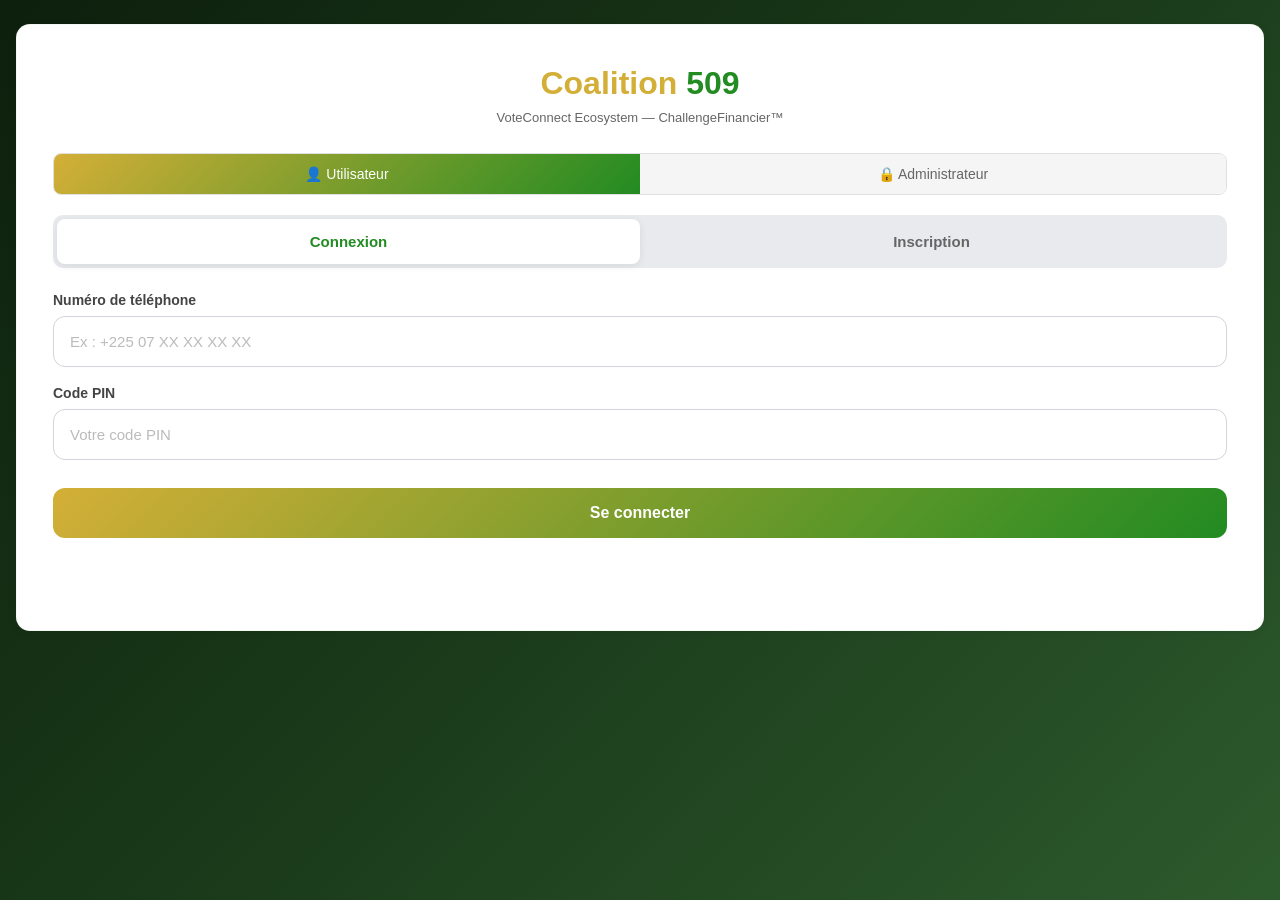
<file: index.html>
<!DOCTYPE html>
<html lang="fr">
<head>
  <meta charset="UTF-8">
  <base href="./">
  <meta name="viewport" content="width=device-width, initial-scale=1.0">
  <title>Coalition 509 — Connexion</title>
  <link rel="stylesheet" href="style.css?v=38">
  <style>
    .mode-switcher {
      display: flex;
      gap: 0;
      margin-bottom: 20px;
      border-radius: 8px;
      overflow: hidden;
      border: 1px solid #e0e0e0;
    }
    .mode-switcher button {
      flex: 1;
      padding: 12px 16px;
      border: none;
      background: #f5f5f5;
      color: #666;
      font-size: 14px;
      font-weight: 500;
      cursor: pointer;
      transition: all 0.2s;
    }
    .mode-switcher button.active {
      background: linear-gradient(135deg, #D4AF37, #228B22);
      color: #fff;
    }
    .mode-switcher button:hover:not(.active) {
      background: #e8e8e8;
    }
    .admin-hint {
      font-size: 12px;
      color: #888;
      text-align: center;
      margin-top: -12px;
      margin-bottom: 16px;
      display: none;
    }
    .admin-hint.visible {
      display: block;
    }
  </style>
</head>
<body>
  <div class="container">
    <div class="card card-auth" id="auth-container">
      <div class="brand">
        <h1>Coalition <span>509</span></h1>
      </div>
      <p class="subtitle">VoteConnect Ecosystem — ChallengeFinancier™</p>

      <!-- SELECTEUR MODE CONNEXION -->
      <div class="mode-switcher">
        <button class="active" id="mode-user" data-mode="user">👤 Utilisateur</button>
        <button id="mode-admin" data-mode="admin">🔒 Administrateur</button>
      </div>
      <p class="admin-hint" id="admin-hint">Mode administrateur — connexion uniquement</p>

      <div class="tabs">
        <button class="tab-btn active" id="tab-login" data-tab="login">Connexion</button>
        <button class="tab-btn" id="tab-register" data-tab="register">Inscription</button>
      </div>

      <!-- FORMULAIRE CONNEXION -->
      <form id="login-form">
        <div class="form-group">
          <label>Numéro de téléphone</label>
          <input type="tel" id="login-phone" name="phone" placeholder="Ex : +225 07 XX XX XX XX" required>
        </div>
        <div class="form-group">
          <label>Code PIN</label>
          <input type="password" id="login-pin" name="pin" placeholder="Votre code PIN" maxlength="4" required>
        </div>
        <button type="submit" class="btn-submit">Se connecter</button>
      </form>

      <!-- FORMULAIRE INSCRIPTION -->
      <form id="register-form" style="display:none;">
        <div class="form-group">
          <label>Numéro de téléphone <span class="required">*</span></label>
          <input type="tel" id="reg-phone" name="phone" placeholder="Ex : +225 07 07 77 77 77" required>
        </div>
        <div class="form-row">
          <div class="form-group">
            <label>Prénom <span class="required">*</span></label>
            <input type="text" id="reg-firstname" name="first_name" placeholder="Prénom" required>
          </div>
          <div class="form-group">
            <label>Nom <span class="required">*</span></label>
            <input type="text" id="reg-lastname" name="last_name" placeholder="Nom" required>
          </div>
        </div>
        <div class="form-group">
          <label>Email (optionnel)</label>
          <input type="email" id="reg-email" name="email" placeholder="email@exemple.com">
        </div>
        <div class="form-group">
          <label>Code PIN <span class="required">*</span></label>
          <input type="password" id="reg-pin" name="pin" placeholder="4 chiffres" maxlength="4" required>
        </div>
        <div class="form-group">
          <label>Confirmer le PIN <span class="required">*</span></label>
          <input type="password" id="reg-pin-confirm" name="pin_confirm" placeholder="Confirmez le PIN" maxlength="4" required>
        </div>
        <div class="form-group">
          <label>Type de profil</label>
          <select id="reg-profile" name="profile_type">
            <option value="Animateur NGD" selected>Animateur NGD</option>
            <option value="Coach">Coach</option>
            <option value="Administrateur">Administrateur</option>
            <option value="Membre">Membre</option>
          </select>
        </div>
        <div class="form-row">
          <div class="form-group">
            <label>Région</label>
            <input type="text" id="reg-region" name="region" placeholder="Région">
          </div>
          <div class="form-group">
            <label>Commune</label>
            <input type="text" id="reg-commune" name="commune" placeholder="Commune">
          </div>
        </div>
        <button type="submit" class="btn-submit">Créer mon compte</button>
      </form>

    </div>
  </div>

  <script src="app.js?v=38"></script>
</body>
</html>
</file>
<file: style.css>
/* ============================================================
 Coalition 509 — Frontend SaaS | Style CSS v1.8.2
 VoteConnect Ecosystem | ChallengeFinancier™
 Palette : Jaune — Blanc — Vert  |  Mobile-First Dashboard
 ============================================================ */

/* ── RESET & BASE ── */
*, *::before, *::after {
  margin: 0;
  padding: 0;
  box-sizing: border-box;
  -webkit-tap-highlight-color: transparent;
}

html, body {
  font-family: 'Segoe UI', Tahoma, Geneva, Verdana, sans-serif;
  background: linear-gradient(135deg, #0d1f0d 0%, #1a3a1a 50%, #2d5a2d 100%);
  min-height: 100vh;
  color: #333;
  overflow-x: hidden;
}

/* ── LAYOUT INDEX (Auth) ── */
.container {
  display: flex;
  justify-content: center;
  align-items: flex-start;
  min-height: 100vh;
  padding: 24px 16px;
}

.card-auth {
  background: #f0f2f5;
  border-radius: 16px;
  box-shadow: 0 20px 60px rgba(0,0,0,0.4);
  width: 100%;
  max-width: 560px;
  padding: 40px 36px;
  overflow-y: auto;
  max-height: 96vh;
}

/* ── HEADER ── */
.brand {
  text-align: center;
  margin-bottom: 8px;
}

.brand h1 {
  font-size: 32px;
  font-weight: 800;
  color: #D4AF37;
}

.brand h1 span {
  color: #228B22;
}

.subtitle {
  text-align: center;
  color: #666;
  font-size: 13px;
  margin-bottom: 28px;
}

/* ── ONGLETS ── */
.tabs {
  display: flex;
  background: #e8eaed;
  border-radius: 10px;
  padding: 4px;
  margin-bottom: 24px;
}

.tab-btn {
  flex: 1;
  padding: 14px;
  border: none;
  background: transparent;
  color: #666;
  font-weight: 600;
  font-size: 15px;
  border-radius: 8px;
  cursor: pointer;
  transition: all 0.2s ease;
}

.tab-btn.active {
  background: #fff;
  color: #228B22;
  box-shadow: 0 2px 8px rgba(0,0,0,0.08);
}

/* ── FORMULAIRES ── */
.form-container {
  overflow-y: auto;
}

.form-group {
  margin-bottom: 18px;
}

.form-group label {
  display: block;
  font-size: 14px;
  font-weight: 600;
  color: #444;
  margin-bottom: 8px;
}

.form-group label .required {
  color: #228B22;
}

.form-row {
  display: flex;
  gap: 14px;
}

.form-row .form-group {
  flex: 1;
}

input[type="text"],
input[type="tel"],
input[type="password"],
input[type="email"],
input[type="date"],
input[type="number"],
select,
textarea {
  width: 100%;
  padding: 16px 16px;
  border: 1px solid #d1d5db;
  border-radius: 12px;
  font-size: 15px;
  background: #fff;
  color: #333;
  transition: border-color 0.2s, box-shadow 0.2s;
}

input:focus,
select:focus,
textarea:focus {
  outline: none;
  border-color: #D4AF37;
  box-shadow: 0 0 0 3px rgba(212,175,55,0.18);
}

input::placeholder,
textarea::placeholder {
  color: #bbb;
}

select {
  cursor: pointer;
  appearance: none;
  background-image: url("data:image/svg+xml,%3Csvg xmlns='http://www.w3.org/2000/svg' width='12' height='12' viewBox='0 0 12 12'%3E%3Cpath fill='%23666' d='M6 8L1 3h10z'/%3E%3C/svg%3E");
  background-repeat: no-repeat;
  background-position: right 16px center;
}

/* ── BOUTON SUBMIT ── */
.btn-submit {
  width: 100%;
  padding: 16px;
  border: none;
  border-radius: 12px;
  background: linear-gradient(135deg, #D4AF37 0%, #228B22 100%);
  color: #fff;
  font-size: 16px;
  font-weight: 700;
  cursor: pointer;
  transition: transform 0.15s, box-shadow 0.15s;
  margin-top: 10px;
  margin-bottom: 12px;
}

.btn-submit:hover {
  transform: translateY(-1px);
  box-shadow: 0 8px 20px rgba(34,139,34,0.3);
}

.btn-submit:disabled {
  opacity: 0.6;
  cursor: not-allowed;
  transform: none;
}

/* ── LIENS ── */
.forgot-link {
  text-align: center;
  margin-top: 12px;
}

.forgot-link a {
  color: #228B22;
  font-size: 13px;
  text-decoration: none;
}

.forgot-link a:hover {
  text-decoration: underline;
}

/* ── FIX SCROLL ── */
html, body {
  overflow-y: auto !important;
  height: auto !important;
}

.card-auth, .form-container, #login-form, #register-form {
  overflow-y: auto !important;
}

form {
  padding-bottom: 40px !important;
}

/* ============================================================
   DASHBOARD STYLES  v1.8.2  — Jaune Blanc Vert | Mobile-First
   ============================================================ */

/* ── DASHBOARD BODY ── */
.dashboard-body {
  background: #f0f4f0;
  font-family: 'Segoe UI', Tahoma, Geneva, Verdana, sans-serif;
  color: #1a2e1a;
}

/* ── MOBILE HEADER ── */
.mobile-header {
  display: none;
  position: fixed;
  top: 0;
  left: 0;
  right: 0;
  height: 56px;
  background: linear-gradient(135deg, #0d1f0d 0%, #1a3a1a 100%);
  color: #fff;
  align-items: center;
  justify-content: space-between;
  padding: 0 16px;
  z-index: 110;
  box-shadow: 0 2px 12px rgba(0,0,0,0.25);
}

.mobile-header .menu-toggle {
  background: none;
  border: none;
  color: #D4AF37;
  font-size: 24px;
  cursor: pointer;
  width: 40px;
  height: 40px;
  display: flex;
  align-items: center;
  justify-content: center;
}

.mobile-brand h1 {
  font-size: 18px;
  font-weight: 800;
  color: #D4AF37;
  margin: 0;
}

.mobile-brand h1 span {
  color: #fff;
}

.mobile-avatar {
  width: 32px;
  height: 32px;
  border-radius: 50%;
  background: linear-gradient(135deg, #D4AF37, #228B22);
  display: flex;
  align-items: center;
  justify-content: center;
  font-weight: 700;
  font-size: 12px;
  color: #fff;
}

/* ── SIDEBAR ── */
.sidebar {
  width: 260px;
  background: linear-gradient(180deg, #0d1f0d 0%, #143314 100%);
  color: #fff;
  display: flex;
  flex-direction: column;
  position: fixed;
  height: 100vh;
  left: 0;
  top: 0;
  z-index: 100;
  transition: transform 0.3s ease;
  border-right: 1px solid rgba(212,175,55,0.15);
}

.sidebar-header {
  padding: 24px 20px 16px;
  border-bottom: 1px solid rgba(255,255,255,0.08);
}
.sidebar-header
h2 {
  font-size: 20px;
  font-weight: 800;
  margin-bottom: 4px;
  color: #fff;
}

.sidebar-header h2 span { color: #D4AF37; }

.sidebar-header p {
  font-size: 11px;
  color: rgba(255,255,255,0.5);
  letter-spacing: 0.5px;
}

.sidebar-nav {
  flex: 1;
  padding: 16px 12px;
  display: flex;
  flex-direction: column;
  gap: 6px;
  overflow-y: auto;
}

.nav-item {
  display: flex;
  align-items: center;
  gap: 12px;
  padding: 12px 14px;
  border-radius: 10px;
  cursor: pointer;
  transition: all 0.2s;
  color: rgba(255,255,255,0.75);
  font-size: 14px;
  font-weight: 500;
  text-decoration: none;
  border: none;
  background: none;
  width: 100%;
}

.nav-item .nav-icon {
  font-size: 18px;
  width: 24px;
  text-align: center;
}

.nav-item:hover {
  background: rgba(212,175,55,0.12);
  color: #fff;
}

.nav-item.active {
  background: linear-gradient(135deg, #D4AF37, #228B22);
  color: #fff;
  box-shadow: 0 4px 14px rgba(34,139,34,0.35);
  font-weight: 600;
}

.sidebar-footer {
  padding: 16px;
  border-top: 1px solid rgba(255,255,255,0.08);
}

.user-mini {
  display: flex;
  align-items: center;
  gap: 10px;
}

.user-avatar {
  width: 36px;
  height: 36px;
  border-radius: 50%;
  background: linear-gradient(135deg, #D4AF37, #228B22);
  display: flex;
  align-items: center;
  justify-content: center;
  font-weight: 700;
  font-size: 14px;
  color: #fff;
  flex-shrink: 0;
}

.user-info .name {
  font-size: 13px;
  font-weight: 600;
  color: #fff;
}

.user-info .role {
  font-size: 11px;
  color: rgba(255,255,255,0.5);
}

/* ── SIDEBAR OVERLAY ── */
.sidebar-overlay {
  display: none;
  position: fixed;
  inset: 0;
  background: rgba(0,0,0,0.5);
  z-index: 95;
}

.sidebar-overlay.active {
  display: block;
}

/* ── MAIN CONTENT ── */
.main-content {
  flex: 1;
  margin-left: 260px;
  padding: 24px 28px;
  min-height: 100vh;
  padding-bottom: 100px;
}

.topbar {
  display: flex;
  justify-content: space-between;
  align-items: center;
  margin-bottom: 24px;
  background: #fff;
  padding: 16px 20px;
  border-radius: 12px;
  box-shadow: 0 2px 8px rgba(0,0,0,0.04);
  border-left: 4px solid #D4AF37;
}

.topbar h1 {
  font-size: 22px;
  font-weight: 700;
  color: #0d1f0d;
}

.topbar-actions {
  display: flex;
  gap: 10px;
}

.desktop-only {
  display: flex;
}

/* ── SECTIONS ── */
.section {
  display: none;
  animation: fadeIn 0.3s ease;
}

.section.active {
  display: block;
}

@keyframes fadeIn {
  from { opacity: 0; transform: translateY(8px); }
  to { opacity: 1; transform: translateY(0); }
}

/* ── STATS GRID ── */
.stats-grid {
  display: grid;
  grid-template-columns: repeat(auto-fill, minmax(200px, 1fr));
  gap: 16px;
  margin-bottom: 24px;
}

.stat-card {
  background: #fff;
  border-radius: 14px;
  padding: 18px;
  box-shadow: 0 2px 10px rgba(0,0,0,0.05);
  transition: transform 0.15s, box-shadow 0.15s;
  display: flex;
  align-items: center;
  gap: 14px;
  border: 1px solid rgba(34,139,34,0.08);
}

.stat-card:hover {
  transform: translateY(-2px);
  box-shadow: 0 8px 24px rgba(0,0,0,0.1);
}

.stat-header {
  flex-shrink: 0;
}

.stat-icon {
  width: 48px;
  height: 48px;
  border-radius: 12px;
  display: flex;
  align-items: center;
  justify-content: center;
  font-size: 22px;
  flex-shrink: 0;
}

.stat-info {
  flex: 1;
  min-width: 0;
}

.stat-value {
  font-size: 22px;
  font-weight: 800;
  color: #0d1f0d;
  line-height: 1.2;
}

.stat-label {
  font-size: 12px;
  color: #666;
  margin-top: 2px;
  font-weight: 500;
}

.stat-change {
  font-size: 12px;
  font-weight: 600;
  margin-top: 4px;
}

.stat-change.positive { color: #228B22; }
.stat-change.negative { color: #e60023; }

/* ── CARDS ── */
.card {
  background: #fff;
  border-radius: 14px;
  box-shadow: 0 2px 10px rgba(0,0,0,0.05);
  overflow: hidden;
  max-width: 100%;
  border: 1px solid rgba(34,139,34,0.06);
}

.mt-20 { margin-top: 20px; }

.card-header {
  display: flex;
  justify-content: space-between;
  align-items: center;
  padding: 18px 20px;
  border-bottom: 1px solid #eef0f4;
  background: linear-gradient(90deg, rgba(212,175,55,0.06) 0%, transparent 100%);
}

.card-header h3 {
  font-size: 16px;
  font-weight: 700;
  color: #0d1f0d;
  display: flex;
  align-items: center;
  gap: 8px;
}

.card-body {
  padding: 20px;
}

/* ── TABLES ── */
.table-container {
  overflow-x: auto;
  -webkit-overflow-scrolling: touch;
  border-radius: 10px;
  border: 1px solid #eef0f4;
}

table {
  width: 100%;
  border-collapse: collapse;
  font-size: 13px;
  min-width: 600px;
}

thead th {
  text-align: left;
  padding: 14px 16px;
  font-weight: 600;
  color: #555;
  background: #f8f9fb;
  border-bottom: 1px solid #eef0f4;
  white-space: nowrap;
  font-size: 12px;
  text-transform: uppercase;
  letter-spacing: 0.3px;
}

tbody td {
  padding: 14px 16px;
  border-bottom: 1px solid #f0f1f5;
  color: #444;
  vertical-align: middle;
}

tbody tr:hover {
  background: #f8f9fb;
}

tbody tr:last-child td {
  border-bottom: none;
}

/* ── BADGES ── */
.badge {
  display: inline-block;
  padding: 5px 12px;
  border-radius: 20px;
  font-size: 11px;
  font-weight: 700;
  text-transform: uppercase;
  letter-spacing: 0.3px;
}

.badge-success { background: #d4edda; color: #155724; }
.badge-danger  { background: #f8d7da; color: #721c24; }
.badge-warning { background: #fff3cd; color: #856404; }
.badge-info    { background: #d1ecf1; color: #0c5460; }
.badge-secondary { background: #e2e3e5; color: #383d41; }

/* ── BUTTONS ── */
.btn {
  display: inline-flex;
  align-items: center;
  gap: 6px;
  padding: 10px 16px;
  border: none;
  border-radius: 10px;
  font-size: 13px;
  font-weight: 600;
  cursor: pointer;
  transition: all 0.15s;
}

.btn-sm { padding: 7px 12px; font-size: 12px; }

.btn-primary {
  background: linear-gradient(135deg, #D4AF37, #228B22);
  color: #fff;
}

.btn-primary:hover { 
  box-shadow: 0 4px 14px rgba(34,139,34,0.35); 
  transform: translateY(-1px);
}

.btn-secondary {
  background: #e8eaed;
  color: #333;
}

.btn-secondary:hover {
  background: #dde0e4;
}

.btn-danger {
  background: linear-gradient(135deg, #e60023, #b3001b);
  color: #fff;
}

.btn:hover { transform: translateY(-1px); }

/* ── ALERTS ── */
.alert {
  padding: 12px 16px;
  border-radius: 10px;
  font-size: 14px;
  margin-bottom: 12px;
}

.alert-error {
  background: #f8d7da;
  color: #721c24;
}

.alert-success {
  background: #d4edda;
  color: #155724;
}

.alert-info {
  background: #d1ecf1;
  color: #0c5460;
}

/* ── PROGRESS BAR ── */
.progress-bar-container {
  width: 100%;
  height: 12px;
  background: #e8eaed;
  border-radius: 10px;
  overflow: hidden;
  margin: 12px 0 8px;
}

.progress-bar {
  height: 100%;
  background: linear-gradient(90deg, #D4AF37, #228B22);
  border-radius: 10px;
  transition: width 0.6s ease;
}

.progress-text {
  font-size: 13px;
  color: #555;
  font-weight: 500;
}

/* ── PROFILE ── */
.profile-body {
  text-align: center;
  padding: 32px 20px;
}

.profile-avatar-large {
  width: 80px;
  height: 80px;
  border-radius: 50%;
  background: linear-gradient(135deg, #D4AF37, #228B22);
  display: flex;
  align-items: center;
  justify-content: center;
  font-weight: 800;
  font-size: 28px;
  color: #fff;
  margin: 0 auto 16px;
  box-shadow: 0 4px 16px rgba(34,139,34,0.25);
}

.profile-role {
  color: #228B22;
  font-weight: 600;
  font-size: 14px;
  margin-bottom: 20px;
}

.profile-details {
  text-align: left;
  max-width: 400px;
  margin: 0 auto;
}

.profile-detail-row {
  display: flex;
  justify-content: space-between;
  padding: 10px 0;
  border-bottom: 1px solid #f0f1f5;
  font-size: 14px;
}

.profile-detail-row:last-child {
  border-bottom: none;
}

.profile-detail-label {
  color: #666;
  font-weight: 500;
}

.profile-detail-value {
  color: #0d1f0d;
  font-weight: 600;
}

/* ── BOTTOM NAV (Mobile) ── */
.bottom-nav {
  display: none;
  position: fixed;
  bottom: 0;
  left: 0;
  right: 0;
  height: 64px;
  background: #fff;
  border-top: 1px solid #e8eaed;
  z-index: 110;
  justify-content: space-around;
  align-items: center;
  padding: 4px 0 8px;
  box-shadow: 0 -2px 12px rgba(0,0,0,0.06);
}

.bottom-nav-item {
  display: flex;
  flex-direction: column;
  align-items: center;
  gap: 3px;
  text-decoration: none;
  color: #888;
  font-size: 10px;
  font-weight: 500;
  padding: 4px 8px;
  border-radius: 10px;
  transition: all 0.2s;
  min-width: 56px;
}

.bottom-nav-item .bottom-nav-icon {
  font-size: 20px;
  line-height: 1;
}

.bottom-nav-item.active {
  color: #228B22;
  background: rgba(34,139,34,0.08);
}

.bottom-nav-item.active .bottom-nav-icon {
  filter: drop-shadow(0 2px 4px rgba(34,139,34,0.3));
}

/* ── MODAL ── */
.modal-overlay {
  display: none;
  position: fixed;
  inset: 0;
  background: rgba(0,0,0,0.5);
  z-index: 200;
  align-items: center;
  justify-content: center;
  padding: 20px;
}

.modal-overlay.active {
  display: flex;
}

.modal {
  background: #fff;
  border-radius: 16px;
  width: 100%;
  max-width: 520px;
  max-height: 90vh;
  overflow-y: auto;
  box-shadow: 0 20px 60px rgba(0,0,0,0.2);
  animation: modalIn 0.25s ease;
}

@keyframes modalIn {
  from { opacity: 0; transform: scale(0.96); }
  to   { opacity: 1; transform: scale(1); }
}

.modal-header {
  display: flex;
  justify-content: space-between;
  align-items: center;
  padding: 18px 20px;
  border-bottom: 1px solid #eef0f4;
  background: linear-gradient(90deg, rgba(212,175,55,0.06) 0%, transparent 100%);
}

.modal-header h3 {
  font-size: 16px;
  font-weight: 700;
  color: #0d1f0d;
}

.modal-close {
  background: none;
  border: none;
  font-size: 24px;
  cursor: pointer;
  color: #888;
  line-height: 1;
  width: 36px;
  height: 36px;
  display: flex;
  align-items: center;
  justify-content: center;
  border-radius: 8px;
  transition: background 0.2s;
}

.modal-close:hover {
  background: #f0f1f5;
}

.modal-body {
  padding: 20px;
}

.modal-footer {
  display: flex;
  justify-content: flex-end;
  gap: 10px;
  padding: 16px 20px;
  border-top: 1px solid #eef0f4;
}

/* ── LOADING / SPINNER ── */
.loading {
  display: flex;
  align-items: center;
  justify-content: center;
  gap: 10px;
  padding: 32px;
  color: #888;
  font-size: 14px;
}

.spinner {
  width: 18px;
  height: 18px;
  border: 2px solid #ddd;
  border-top-color: #D4AF37;
  border-radius: 50%;
  animation: spin 0.8s linear infinite;
  display: inline-block;
}

@keyframes spin {
  to { transform: rotate(360deg); }
}

/* ── TOAST ── */
#toast-container {
  position: fixed;
  top: 20px;
  right: 20px;
  z-index: 300;
  display: flex;
  flex-direction: column;
  gap: 8px;
}

.toast {
  background: #0d1f0d;
  color: #fff;
  padding: 14px 20px;
  border-radius: 10px;
  box-shadow: 0 8px 24px rgba(0,0,0,0.2);
  font-size: 14px;
  font-weight: 500;
  animation: slideIn 0.3s ease;
  border-left: 3px solid #D4AF37;
  max-width: 320px;
  word-break: break-word;
}

@keyframes slideIn {
  from { transform: translateX(100%); opacity: 0; }
  to { transform: translateX(0); opacity: 1; }
}

/* ── EMPTY STATE ── */
.empty-state {
  text-align: center;
  padding: 40px;
  color: #666;
}

/* Section topbars — cachées en desktop (redondantes avec la topbar globale) */
@media (min-width: 769px) {
  .section-topbar {
    display: none !important;
  }
}

/* ============================================================
   RESPONSIVE — MOBILE FIRST
   ============================================================ */

@media (max-width: 768px) {
  .sidebar {
    transform: translateX(-100%);
    width: 280px;
  }
  .sidebar.open {
    transform: translateX(0);
  }
  .main-content {
    margin-left: 0;
    padding: 72px 12px 80px;
    min-height: 100vh;
  }
  .mobile-header {
    display: flex;
  }
  .desktop-only {
    display: none !important;
  }
  .bottom-nav {
    display: flex;
  }
  .stats-grid {
    grid-template-columns: 1fr 1fr;
    gap: 10px;
  }
  .stat-card {
    padding: 14px;
    gap: 10px;
  }
  .stat-icon {
    width: 40px;
    height: 40px;
    font-size: 18px;
    border-radius: 10px;
  }
  .stat-value {
    font-size: 18px;
  }
  .stat-label {
    font-size: 11px;
  }
  .topbar {
    flex-wrap: wrap;
    gap: 12px;
  }
  .container {
    padding: 16px 12px;
  }
  .card-auth {
    padding: 28px 22px;
    border-radius: 12px;
    max-width: 100%;
  }
  .brand h1 {
    font-size: 26px;
  }
  .card-header {
    flex-direction: column;
    align-items: flex-start;
    gap: 10px;
    padding: 14px 16px;
  }
  .card-body {
    padding: 14px;
  }
  .btn {
    padding: 10px 14px;
    font-size: 13px;
  }
  table {
    font-size: 12px;
  }
  thead th, tbody td {
    padding: 10px 12px;
  }
  .modal {
    border-radius: 14px;
    max-height: 95vh;
  }
  .profile-avatar-large {
    width: 64px;
    height: 64px;
    font-size: 22px;
  }
}

@media (max-width: 480px) {
  .stats-grid {
    grid-template-columns: 1fr;
  }
  .card-header {
    flex-direction: column;
    align-items: flex-start;
    gap: 10px;
  }
  .form-row {
    flex-direction: column;
    gap: 0;
  }
  .topbar h1 {
    font-size: 18px;
  }
  .main-content {
    padding: 68px 10px 80px;
  }
  .card {
    border-radius: 12px;
  }
  .table-container {
    border-radius: 8px;
    margin: 0 -4px;
  }
}

/* ===== CHANTIER STYLES ADDITIONNELS v1.7.x → v1.8.2 ===== */

/* Payment Wave button */
#pay-wave-btn {
  transition: transform 0.2s, box-shadow 0.2s;
}
#pay-wave-btn:hover {
  transform: translateY(-2px);
  box-shadow: 0 8px 20px rgba(14,122,150,0.35);
}

/* Campaign detail grid */
.campaign-detail-grid {
  display: grid;
  grid-template-columns: 1fr 1fr;
  gap: 14px;
  margin-bottom: 20px;
}
.campaign-detail-item {
  background: #f8f9fb;
  border-radius: 10px;
  padding: 12px 14px;
  border: 1px solid #eef0f4;
}
.campaign-detail-item.full-width {
  grid-column: 1 / -1;
}
.campaign-detail-label {
  display: block;
  font-size: 11px;
  color: #888;
  text-transform: uppercase;
  letter-spacing: 0.5px;
  margin-bottom: 4px;
}
.campaign-detail-value {
  font-size: 14px;
  font-weight: 600;
  color: #0d1f0d;
}

/* Product image enhancements */
.product-card img {
  transition: transform 0.3s ease;
}
.product-card:hover img {
  transform: scale(1.05);
}

/* CSV export buttons */
[data-export] {
  cursor: pointer;
}

/* Responsive campaign detail */
@media (max-width: 480px) {
  .campaign-detail-grid {
    grid-template-columns: 1fr;
  }
}

/* ===== CHANTIER v1.7.4 / v1.8.2 : Qty Selector + Wave 1-clic ===== */
.qty-selector {
  display: flex;
  align-items: center;
  gap: 6px;
  margin: 10px 0;
}
.qty-selector input {
  width: 52px;
  text-align: center;
  padding: 6px 4px;
  border: 1px solid #d1d5db;
  border-radius: 8px;
  font-size: 14px;
  font-weight: 600;
  color: #0d1f0d;
}
.qty-selector button {
  padding: 4px 10px;
  font-size: 16px;
  line-height: 1;
  min-width: 32px;
  user-select: none;
}
#btn-pay-wave {
  transition: transform 0.15s, box-shadow 0.15s;
}
#btn-pay-wave:hover {
  transform: translateY(-1px);
  box-shadow: 0 6px 16px rgba(14,122,150,0.35);
}

/* ===== v1.8.2 : Livraisons enrichies (table 9 colonnes) ===== */
#deliveries-table-body td {
  font-size: 12px;
}
#deliveries-table-body td:nth-child(8) small {
  color: #888;
  font-size: 11px;
}

/* ===== v1.8.2 : Order detail livraisons multiples ===== */
#order-detail-body ul li {
  margin-bottom: 6px;
  font-size: 13px;
}
#order-detail-body ul li .badge {
  font-size: 10px;
  padding: 3px 8px;
}

/* ===== v1.8.2 : Modal Livraison ===== */
#modal-delivery-overlay .modal {
  max-width: 520px;
}
#delivery-status {
  cursor: pointer;
  font-size: 14px;
}
#delivery-status option {
  font-size: 14px;
  padding: 6px;
}
#delivery-order-number {
  font-size: 15px;
  padding: 10px 14px;
  background: #f8f9fb;
  border-radius: 10px;
  border: 1px solid #eef0f4;
}
#form-delivery .form-group label .required {
  color: #228B22;
}

/* ===== v1.8.2 : Tracking number display ===== */
.tracking-number {
  font-family: 'Courier New', monospace;
  background: #f0f4f0;
  padding: 2px 8px;
  border-radius: 6px;
  font-size: 12px;
  font-weight: 600;
  color: #0d1f0d;
  border: 1px solid #d1d5db;
}
.tracking-missing {
  color: #888;
  font-style: italic;
  font-size: 12px;
}
</file>
